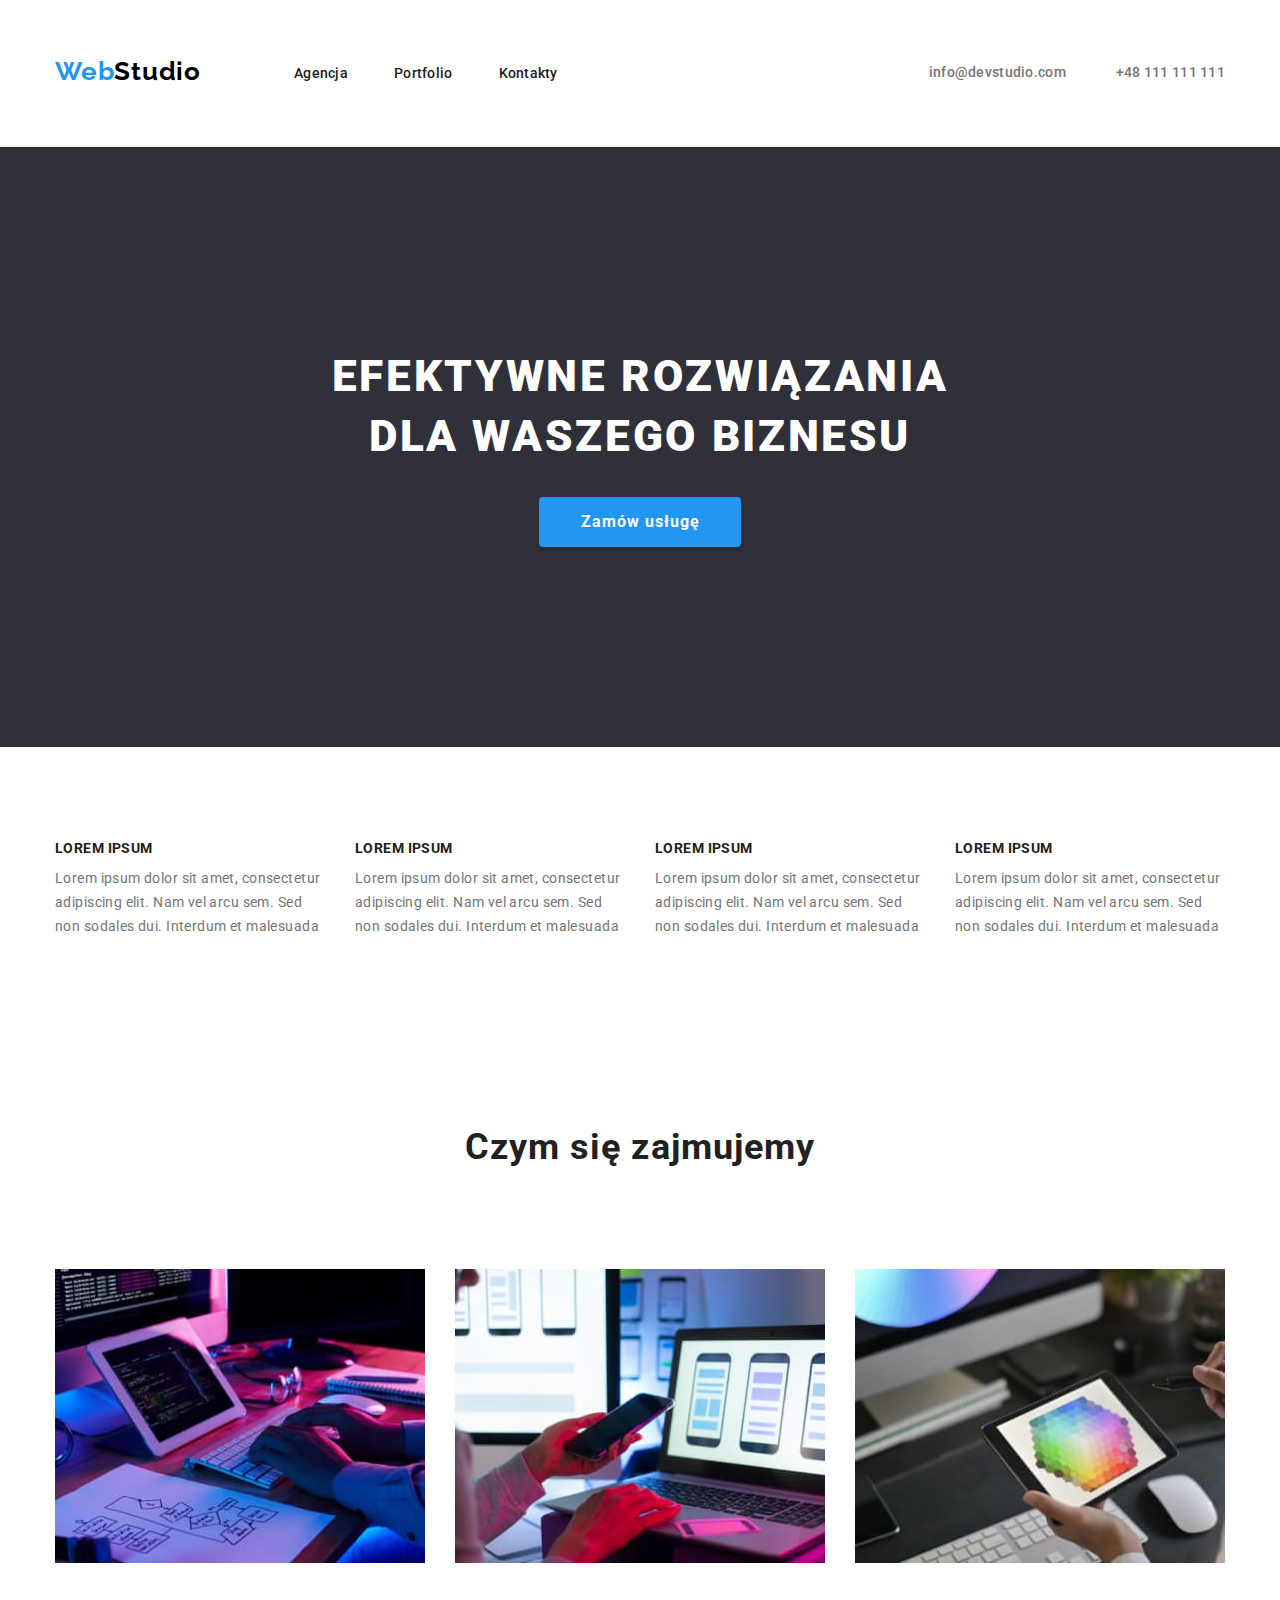
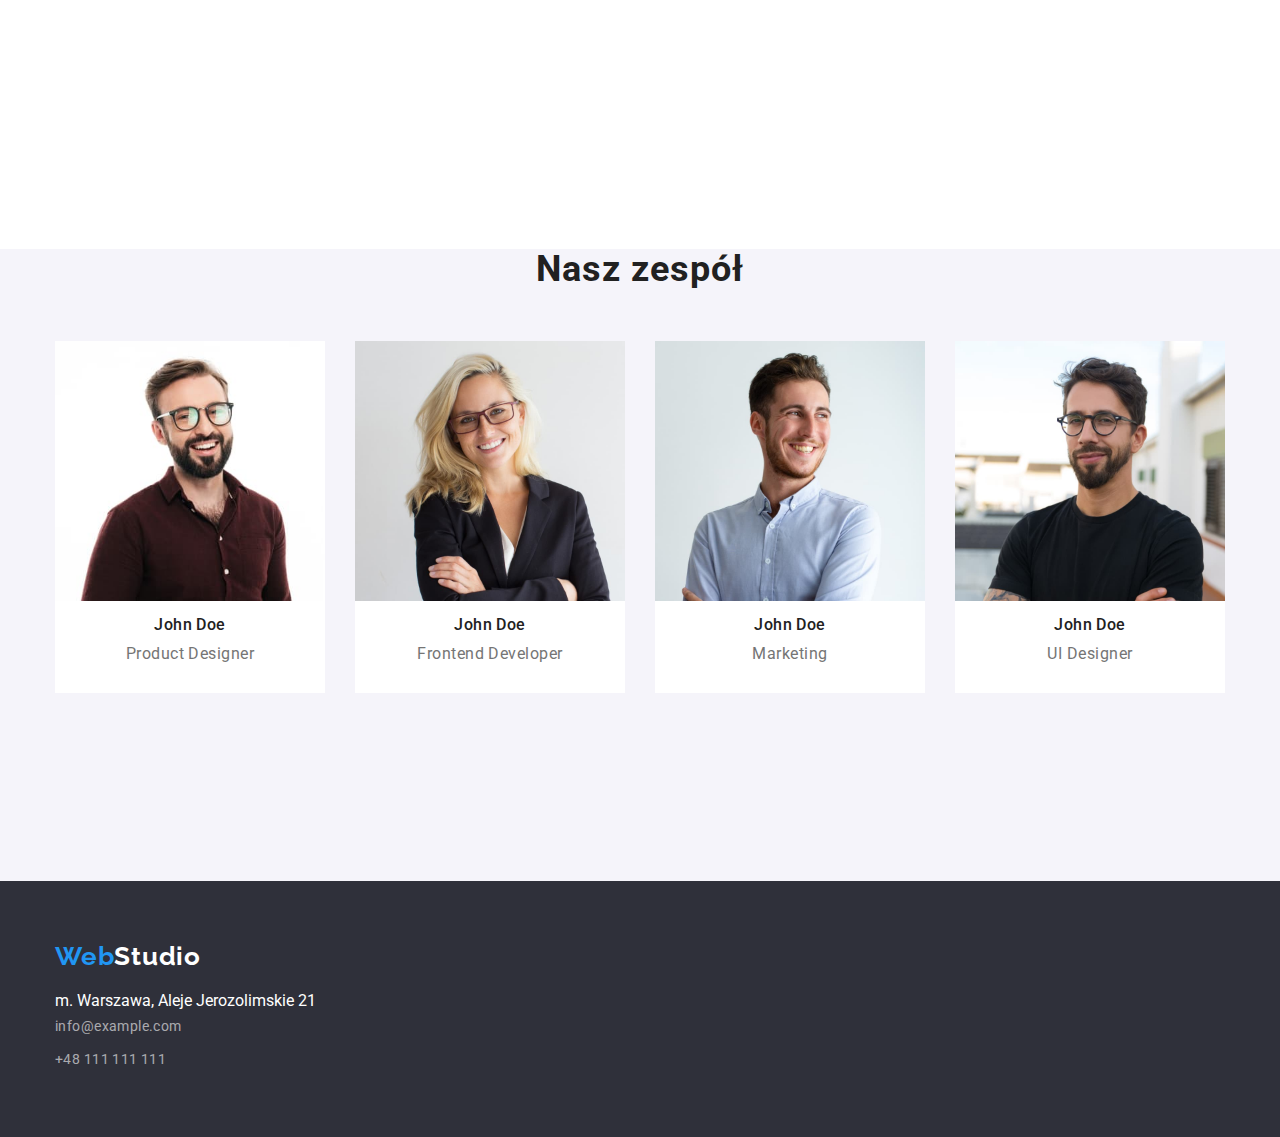
<file: index.html>
<!DOCTYPE html>
<html lang="pl">
    <head>
        <meta charset="utf-8" />
        <title>Studio</title>
        <link
            rel="stylesheet"
            href="https://cdnjs.cloudflare.com/ajax/libs/modern-normalize/1.0.0/modern-normalize.min.css"
        />
        <link rel="stylesheet" href="./css/styles.css" />
        <link rel="preconnect" href="https://fonts.googleapis.com" />
        <link rel="preconnect" href="https://fonts.gstatic.com" crossorigin />
        <link
            href="https://fonts.googleapis.com/css2?family=Raleway:wght@700&family=Roboto:wght@400;500;700;900&display=swap"
            rel="stylesheet"
        />
    </head>
    <body>
        <header class="page-header">
            <div class="container">
                <nav>

                
                    <a class="logo" href="index.html"
                        >Web<span class="studio-black">Studio</span></a
                    >
                    <ul class="nav-list">
                        <li><a href="#">Agencja</a></li>
                        <li><a href="portfolio.html">Portfolio</a></li>
                        <li><a href="#">Kontakty</a></li>
                    </ul>
                </nav>
                <aside class="contacts">
                    <a class="mail" href="mailto:info@devstudio.com">info@devstudio.com</a>
                    <a class="tel" href="tel:48111111111">+48 111 111 111</a>
                </aside>
            </div>
        </header>
        <main>
            <section class="section-content">
                <div class="container heading">
                    <h1 class="first-heading">
                        EFEKTYWNE ROZWIĄZANIA <br />
                        DLA WASZEGO BIZNESU
                    </h1>
                    <button class="order" type="button">
                        <span class="text-order">Zamów usługę</span>
                    </button>
                </div>
            </section>

            <section class="section">
                <div class="container">
                    <ul class="lorem-list">
                        <li class="lorem-box">
                            <h3>LOREM IPSUM</h3>
                            <p>
                                Lorem ipsum dolor sit amet, consectetur
                                adipiscing elit. Nam vel arcu sem. Sed non
                                sodales dui. Interdum et malesuada
                            </p>
                        </li>
                        <li class="lorem-box">
                            <h3>LOREM IPSUM</h3>
                            <p>
                                Lorem ipsum dolor sit amet, consectetur
                                adipiscing elit. Nam vel arcu sem. Sed non
                                sodales dui. Interdum et malesuada
                            </p>
                        </li>
                        <li class="lorem-box" >
                            <h3>LOREM IPSUM</h3>
                            <p>
                                Lorem ipsum dolor sit amet, consectetur
                                adipiscing elit. Nam vel arcu sem. Sed non
                                sodales dui. Interdum et malesuada
                            </p>
                        </li>
                        <li class="lorem-box">
                            <h3>LOREM IPSUM</h3>
                            <p>
                                Lorem ipsum dolor sit amet, consectetur
                                adipiscing elit. Nam vel arcu sem. Sed non
                                sodales dui. Interdum et malesuada
                            </p>
                        </li class="lorem-box">
                    </ul>
                </div>
            </section>

            <section class="section">
                <h2 class="second-heading">Czym się zajmujemy</h2>
                <div class="container images">
                <ul class="images">
                    <li>
                        <img
                            src="images/tablet.jpg"
                            alt="tablet"
                            width="370"
                            height="294"
                        />
                    </li>
                    <li>
                        <img
                            src="images/laptop.jpg"
                            alt="laptop"
                            width="370"
                            height="294"
                        />
                    </li>
                    <li>
                        <img
                            src="images/telephone.jpg"
                            alt="telephone"
                            width="370"
                            height="294"
                        />
                    </li>
                </ul>
                </div>
            </section>

            <section class="section-cards">
                <h2 class="second-heading">Nasz zespół</h2>
                <div class="container cards">
                <ul class="cards">
                    <li>
                        <figure>
                            <img class="image"
                                src="images/p1.jpg"
                                alt="a man with glassess"
                                width="270"
                                height="260"
                            />
                            <figcaption class="job-list">
                                <h3>John Doe</h3>
                                <span>Product Designer</span>
                            </figcaption>
                        </figure>
                    </li>
                    <li>
                        <figure>
                            <img class="image"
                                src="images/p2.jpg"
                                alt="a woman with blond hair"
                                width="270"
                                height="260"
                            />
                            <figcaption class="job-list">
                                <h3>John Doe</h3>
                                <span>Frontend Developer</span>
                            </figcaption>
                        </figure>
                    </li>

                    <li>
                        <figure>
                            <img class="image"
                                src="images/p3.jpg"
                                alt="a man in blue shirt"
                                width="270"
                                height="260"
                            />

                            <figcaption class="job-list">
                                <h3>John Doe</h3>
                                <span> Marketing</span>
                            </figcaption>
                        </figure>
                    </li>
                    <li>
                        <figure>
                            <img class="image"
                                src="images/p4.jpg"
                                alt="a man in a T-shirt"
                                width="270"
                                height="260"
                            />
                            <figcaption class="job-list">
                                <h3>John Doe</h3>
                                <span> UI Designer</span>
                            </figcaption>
                        </figure>
                    </li>
                </ul>
                </div>
            </section class="section">
        </main>
        <footer class="footer-wrapper">
            <div class="container footer">
            <a class="logo" href="index.html"
                >Web<span class="studio-white">Studio</span></a
            >
            <address class="company-info">
                <span>m. Warszawa, Aleje Jerozolimskie 21</span>
                <div class="second-contacts footer">
                    <a href="info@example.com">info@example.com</a>
                    <a href="+48111111111">+48 111 111 111</a>
                </div>
            </address>
        </div>
        </footer>
    </body>
</html>
</file>
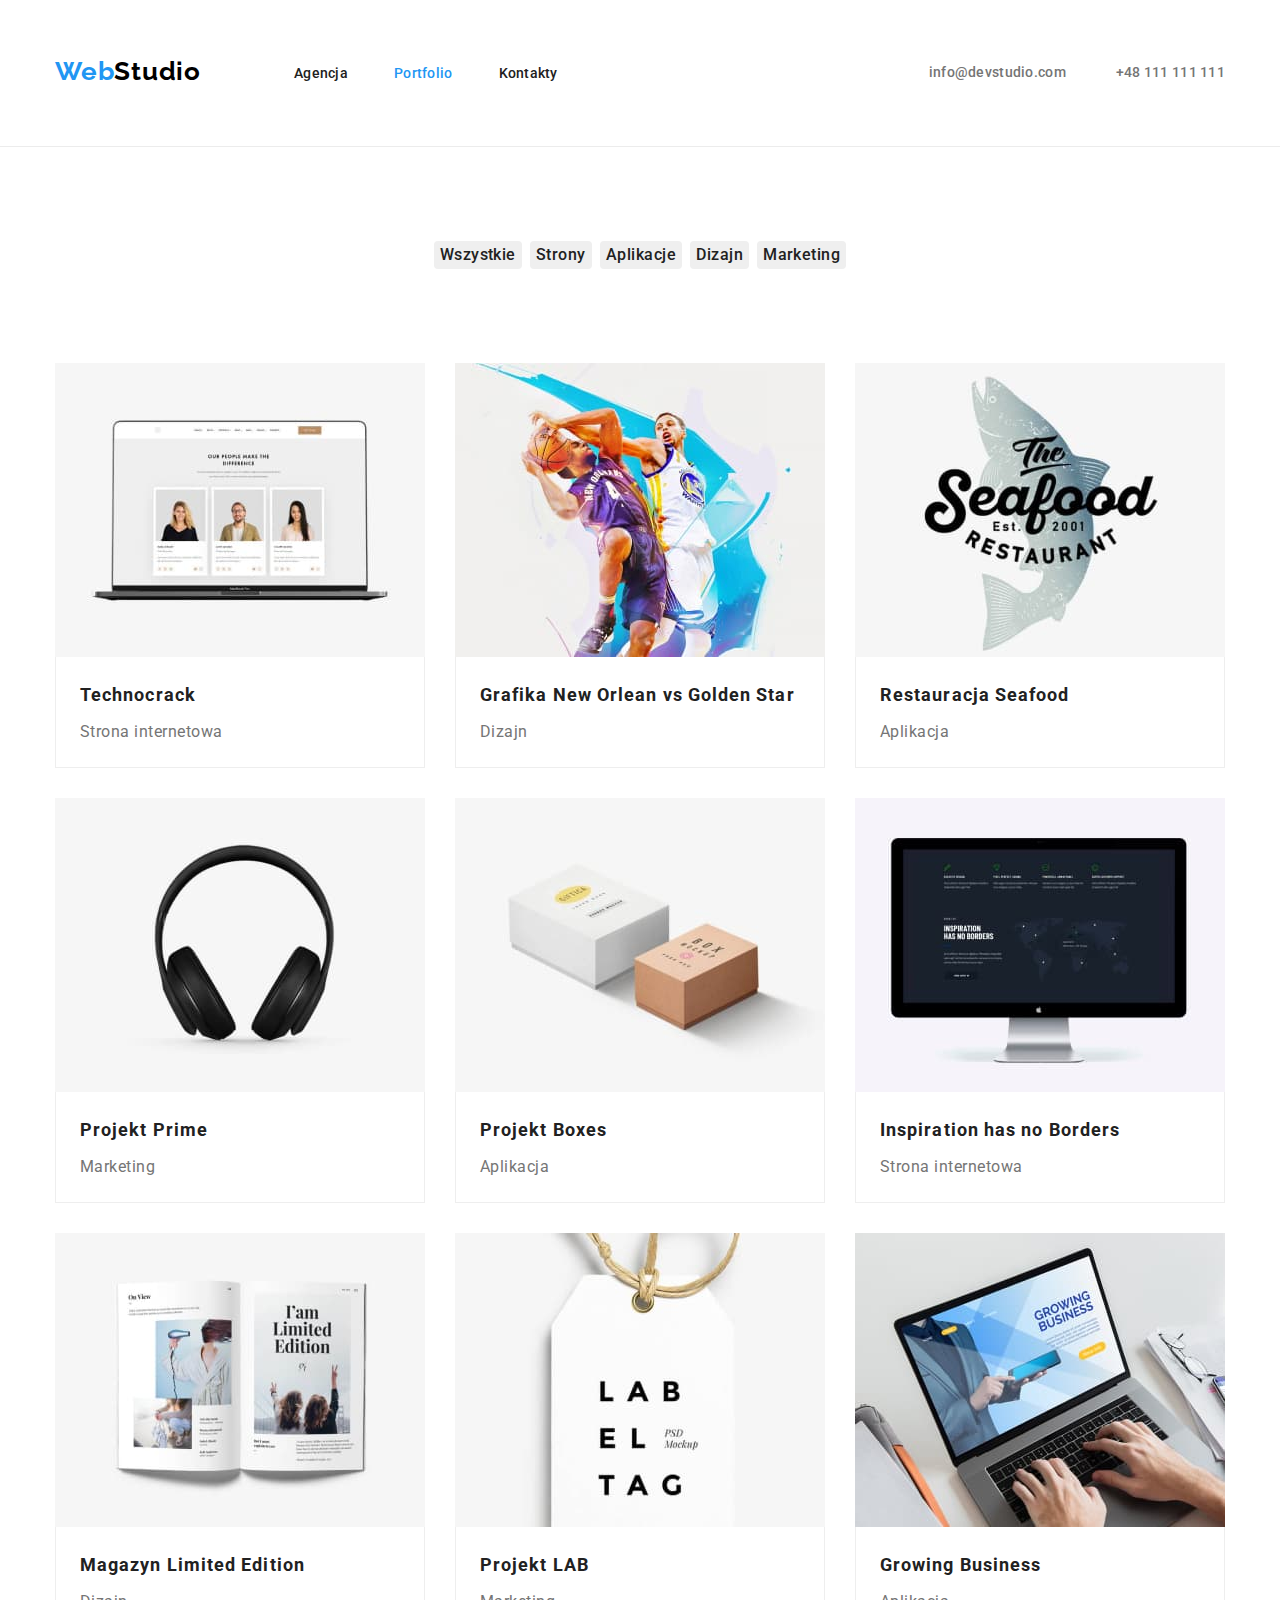
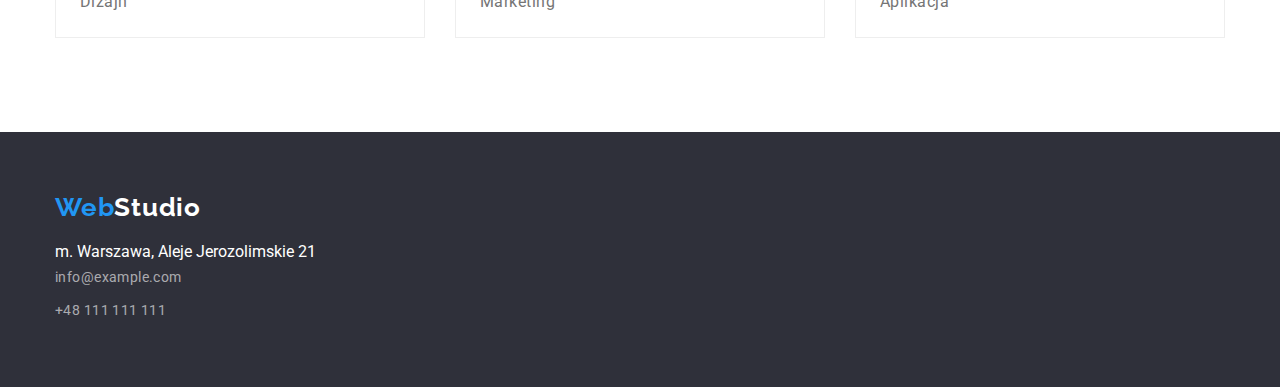
<file: portfolio.html>
<!DOCTYPE html>
<html lang="pl">
    <head>
        <meta charset="utf-8" />
        <title>Portfolio</title>
        <link
            rel="stylesheet"
            href="https://cdnjs.cloudflare.com/ajax/libs/modern-normalize/1.0.0/modern-normalize.min.css"
        />
        <link rel="stylesheet" href="./css/styles.css" />
        <link rel="preconnect" href="https://fonts.googleapis.com" />
        <link rel="preconnect" href="https://fonts.gstatic.com" crossorigin />
        <link
            href="https://fonts.googleapis.com/css2?family=Raleway:wght@700&family=Roboto:wght@400;500;700;900&display=swap"
            rel="stylesheet"
        />
    </head>
    <body>
        <header class="page-header">
            <div class="container header">
                <nav>
                    <a class="logo" href="index.html"
                        >Web<span class="studio-black">Studio</span></a
                    >
                    <ul class="nav-list">
                        <li><a href="#">Agencja</a></li>
                        <li>
                            <a class="nav-link" href="portfolio.html"
                                >Portfolio</a
                            >
                        </li>
                        <li><a href="#">Kontakty</a></li>
                    </ul>
                </nav>
                <aside class="contacts">
                    <a href="mailto:info@devstudio.com">info@devstudio.com</a>
                    <a href="tel:48111111111">+48 111 111 111</a>
                </aside>
            </div>
        </header>
        <main>
            <div class="container buttons">
                <ul class="button-list">
                    <li><button type="button">Wszystkie</button></li>
                    <li><button type="button">Strony</button></li>
                    <li><button type="button">Aplikacje</button></li>
                    <li><button type="button">Dizajn</button></li>
                    <li><button type="button">Marketing</button></li>
                </ul>
            </div>
            <section class="section">
                <div class="container list">
                    <ul class="project-list">
                        <li class="project-list-item">
                            <figure class="figure-item">
                                <img
                                    class="image"
                                    src="images/three-people.jpg"
                                    alt="photos of three people"
                                    width="370"
                                    height="294"
                                />
                                <figcaption class="figcaption-item">
                                    <h3>Technocrack</h3>
                                    <span>Strona internetowa</span>
                                </figcaption>
                            </figure>
                        </li>
                        <li class="project-list-item">
                            <figure>
                                <img class="image"
                                    src="images/basketballers.jpg"
                                    alt="basketball players in action"
                                    width="370"
                                    height="294"
                                />
                                <figcaption class="figcaption-item">
                                    <h3>Grafika New Orlean vs Golden Star</h3>
                                    <span>Dizajn</span>
                                </figcaption>
                            </figure>
                        </li>

                        <li class="project-list-item">
                            <figure>
                                <img class="image"
                                    src="images/seafood-restaurant.jpg"
                                    alt="a logo of the seafood restaurant "
                                    width="370"
                                    height="294"
                                />

                                <figcaption class="figcaption-item" >
                                    <h3>Restauracja Seafood</h3>
                                    <span>Aplikacja</span>
                                </figcaption>
                            </figure>
                        </li>
                        <li class="project-list-item">
                            <figure>
                                <img class="image"
                                    src="images/headphones.jpg"
                                    alt="a photo of the headphones"
                                    width="370"
                                    height="294"
                                />
                                <figcaption class="figcaption-item"">
                                    <h3>Projekt Prime</h3>
                                    <span>Marketing</span>
                                </figcaption>
                            </figure>
                        </li>
                        <li class="project-list-item">
                            <figure>
                                <img class="image"
                                    src="images/boxes.jpg"
                                    alt="a photo of two different boxes"
                                    width="370"
                                    height="294"
                                />
                                <figcaption class="figcaption-item">
                                    <h3>Projekt Boxes</h3>
                                    <span>Aplikacja</span>
                                </figcaption>
                            </figure>
                        </li>
                        <li class="project-list-item">
                            <figure>
                                <img class="image"
                                    src="images/screen.jpg"
                                    alt="a photo of a screen"
                                    width="370"
                                    height="294"
                                />
                                <figcaption class="figcaption-item"">
                                    <h3>Inspiration has no Borders</h3>
                                    <span>Strona internetowa</span>
                                </figcaption>
                            </figure>
                        </li>
                        <li class="project-list-item">
                            <figure>
                                <img class="image"
                                    src="images/book.jpg"
                                    alt="a photo of a book"
                                    width="370"
                                    height="294"
                                />
                                <figcaption class="figcaption-item">
                                    <h3>Magazyn Limited Edition</h3>
                                    <span>Dizajn</span>
                                </figcaption>
                            </figure>
                        </li>
                        <li class="project-list-item">
                            <figure>
                                <img class="image"
                                    src="images/label.jpg"
                                    alt="a photo of a label tag"
                                    width="370"
                                    height="294"
                                />
                                <figcaption class="figcaption-item" >
                                    <h3>Projekt LAB</h3>
                                    <span>Marketing</span>
                                </figcaption>
                            </figure>
                        </li>
                        <li class="project-list-item">
                            <figure>
                                <img class="image"
                                    src="images/notebook.jpg"
                                    alt="a photo of a notebook"
                                    width="370"
                                    height="294"
                                />
                                <figcaption class="figcaption-item" >
                                    <h3>Growing Business</h3>
                                    <span>Aplikacja</span>
                                </figcaption>
                            </figure>
                        </li>
                    </ul>
                </div>
            </section>
        </main>
        <footer class="footer-wrapper">
            <div class="container footer">
            <a class="logo" href="index.html"
                >Web<span class="studio-white">Studio</span></a
            >
            <address class="company-info">
                <span>m. Warszawa, Aleje Jerozolimskie 21</span>
                <div class="second-contacts footer">
                    <a href="info@example.com">info@example.com</a>
                    <a href="+48111111111">+48 111 111 111</a>
                </div>
            </address>
        </div>
        </footer>
    </body>
</html>
</file>
<file: css/styles.css>
:root {
    --dodgerblue: #2196f3;
    --black: #000000;
    --white: #ffffff;
    --darkgrey: #212121;
    --lightgrey: #757575;
    --verydarkgrey: #2f303a;
    --clearwhite: #ffffff99;
}
body {
    font-family: 'Roboto', sans-serif;
    color: var(--darkgrey);
}
ul,
p,
h1,
h2,
h3,
h4,
figure {
    margin: 0;
    padding: 0;
}
.container {
    max-width: 1200px;
    margin: 0 auto;
    padding: 0 15px;
}
.section-content {
    background-color: var(--verydarkgrey);
}

.section-cards {
    background-color: #f5f4fa;
}
.section {
    padding: 94px 0;
}
.page-header {
    border-bottom-width: 1px;
    border-bottom-style: solid;
    border-bottom-color: #ececec;
}
.page-header > .container {
    display: flex;
    align-items: center;
    justify-content: space-between;
    padding-top: 32px;
    padding-bottom: 32px;
}
.page-header > .container > nav {
    display: flex;
    gap: 93px;
}
.page-header > .container > aside {
    display: flex;
    gap: 50px;
}
.page-header > .container > nav > .nav-list {
    display: flex;
    gap: 46px;
    padding-top: 32px;
    padding-bottom: 32px;
}
.page-header > .container > nav > a {
    font-family: 'Raleway';
    font-weight: 700;
    font-size: 26px;
    line-height: 1.19;
    /* identical to box height */
    letter-spacing: 0.03em;
    color: var(--dodgerblue);
    text-decoration: none;
    padding-top: 24px;
    padding-bottom: 25px;
}

.studio-black {
    color: var(--black);
}
.studio-white {
    color: var(--white);
}

.nav-list {
    list-style: none;
}
.nav-list a {
    color: var(--darkgrey);
    text-decoration: none;
    font-weight: 500;
    font-size: 14px;
    line-height: 1.14;
    letter-spacing: 0.02em;
}
.nav-list .nav-link {
    text-decoration: none;
    font-weight: 500;
    font-size: 14px;
    line-height: 1.14;
    letter-spacing: 0.02em;
    color: var(--dodgerblue);
}

.nav-list a:hover,
.nav-list a:focus {
    color: var(--dodgerblue);
}

.nav-link {
    color: var(--dodgerblue);
}
.contacts a {
    text-decoration: none;
    font-weight: 500;
    font-size: 14px;
    line-height: 1.14;
    letter-spacing: 0.02em;
    color: var(--lightgrey);
}

.contacts a:hover,
.contacts a:focus {
    color: var(--dodgerblue);
}
.button-list {
    display: flex;
    justify-content: center;
    gap: 8px;
    padding-top: 94px;
    list-style: none;
}
.button-list button {
    font-weight: 500;
    font-size: 16px;
    line-height: 1.62;
    letter-spacing: 0.03em;
    color: var(--darkgrey);
    outline: none;
    border: none;
    border-radius: 4px;
    cursor: pointer;
}

.button-list button:hover,
.button-list button:focus {
    color: var(--white);
    background-color: var(--dodgerblue);
}

.images {
    display: flex;
    flex-direction: row;
    justify-content: center;
    list-style: none;
    gap: 30px;
    padding-top: 25px;
    padding-bottom: 94px;
}
.second-heading {
    font-weight: 700;
    font-size: 36px;
    line-height: 1.16;
    letter-spacing: 0.03em;
    text-align: center;
    padding-bottom: 50px;
}

.cards {
    display: flex;
    flex-direction: row;
    justify-content: center;
    list-style: none;
    gap: 30px;
    padding-bottom: 94px;
}
.heading {
    display: flex;
    flex-direction: column;
    align-items: center;
    background-color: var(--verydarkgrey);
    padding-top: 200px;
    padding-bottom: 200px;
}
.first-heading {
    font-weight: 900;
    font-size: 44px;
    line-height: 1.36;
    letter-spacing: 0.06em;
    text-transform: uppercase;
    color: var(--white);
    text-align: center;
    padding-bottom: 30px;
}
.order {
    display: flex;
    flex-wrap: nowrap;
    align-items: center;
    height: 50px;
    background-color: var(--dodgerblue);
    box-shadow: 0px 4px 4px rgba(0, 0, 0, 0.15);
    border-radius: 4px;
    outline: none;
    border: none;
    cursor: pointer;
    padding: 10px 41px 10px 42px;
}
.text-order {
    font-weight: 700;
    font-size: 16px;
    line-height: 1.88;
    text-align: center;
    letter-spacing: 0.06em;
    color: var(--white);
}
.footer {
    display: flex;
    flex-direction: column;
    justify-content: flex-start;
}

.footer-wrapper {
    font-style: normal;
    background-color: var(--verydarkgrey);
}

.footer-wrapper .company-info {
    background-color: var(--verydarkgrey);
    color: var(--white);
}
.company-info {
    font-style: normal;
    padding-top: 10px;
    padding-bottom: 4.5px;
}

.address {
    font-size: 14px;
    line-height: 1.71;
    letter-spacing: 0.03em;
    color: var(--white);
}
.second-contacts a {
    text-decoration: none;
    font-size: 14px;
    line-height: 1.71;
    letter-spacing: 0.03em;
    color: var(--clearwhite);
    padding-top: 4.5px;
    padding-bottom: 4.5px;
}
.second-contacts a:nth-child(2) {
    padding-bottom: 60px;
}
.second-contacts span {
    font-size: 14px;
    letter-spacing: 0.03em;
    text-decoration-line: underline;
    line-height: 1.71;
    letter-spacing: 0.03em;
    color: var(--clearwhite);
}
.second-contacts a:hover,
.second-contacts a:focus {
    color: var(--dodgerblue);
}
.section {
    padding: 94px 0;
}

.project-list {
    list-style: none;
    display: flex;
    flex-wrap: wrap;
    flex-basis: calc((100%-60px) / 3);
    gap: 30px;
}
.project-list-item {
    display: flex;
    align-items: flex-start;
}
.figcaption-item {
    display: flex;
    flex-direction: column;
    background: #ffffff;
    border-right: 1px solid #eeeeee;
    border-bottom: 1px solid #eeeeee;
    border-left: 1px solid #eeeeee;
    padding-left: 24px;
    padding-right: 24px;
}
.project-list h3 {
    font-weight: 700;
    font-size: 18px;
    line-height: 2;
    letter-spacing: 0.06em;
    text-align: left;
    color: var(--darkgrey);
    padding-top: 20px;
    padding-bottom: 4px;
}

.project-list span {
    font-size: 16px;
    line-height: 1.87;
    letter-spacing: 0.03em;
    text-align: left;
    color: var(--lightgrey);
    padding-bottom: 20px;
}

.lorem-list {
    display: flex;
    list-style: none;
    justify-content: flex-start;
    gap: 30px;
}

.lorem-list h3 {
    font-weight: 700;
    font-size: 14px;
    line-height: 1.14;
    letter-spacing: 0.03em;
    text-transform: uppercase;
    color: var(--darkgrey);
    padding-bottom: 10px;
}

.lorem-list p {
    font-size: 14px;
    line-height: 1.71;
    letter-spacing: 0.03em;
    color: var(--lightgrey);
    gap: 30px;
    justify-content: flex-start;
}

.job-list {
    display: flex;
    flex-direction: column;
    list-style: none;
    background-color: var(--white);
}

.image > .job-list {
    flex-grow: 1;
}

.image {
    display: block;
}

.job-list h3 {
    font-weight: 500;
    font-size: 16px;
    line-height: 1.18;
    letter-spacing: 0.03em;
    color: var(--darkgrey);
    text-align: center;
    padding-top: 15px;
    padding-bottom: 5px;
}

.job-list span {
    font-size: 16px;
    line-height: 1.18;
    letter-spacing: 0.03em;
    color: var(--lightgrey);
    text-align: center;
    padding-top: 5px;
    padding-bottom: 30px;
}
.logo {
    font-family: 'Raleway';
    font-weight: 700;
    font-size: 26px;
    line-height: 1.19;
    /* identical to box height */
    letter-spacing: 0.03em;
    color: var(--dodgerblue);
    text-decoration: none;
    padding-top: 60px;
    padding-bottom: 10px;
}
</file>
